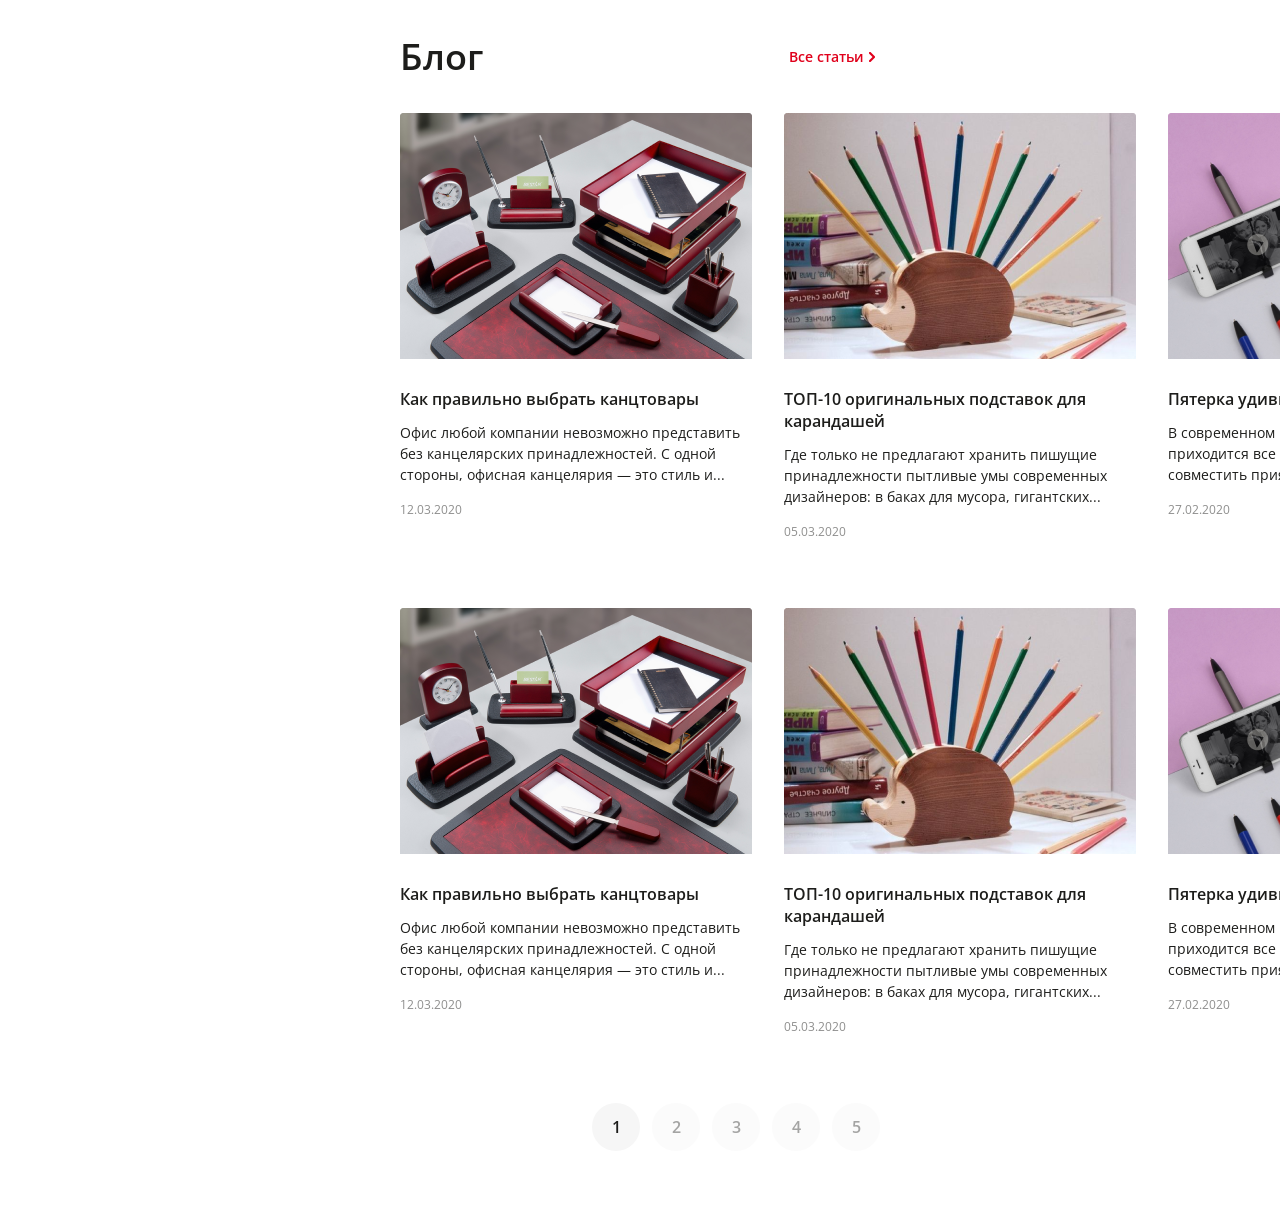
<file: index.html>
<!DOCTYPE html>
<html lang="en">
<head>
    <meta charset="UTF-8">
    <meta name="viewport" content="width=device-width, initial-scale=1.0">
    <title>My block</title>
    <link rel="stylesheet" href="./styles/index.css">
    <link rel="stylesheet" href="./styles/blog.css">
    <link rel="stylesheet" href="./styles/fonts.css">
</head>
<body>
    <div class="container">
        <section class="blog">
            <div class="blog__top">
                <h2 class="blog__title">Блог</h2>
                <a href="#" class="blog__all-link">
                    Все статьи
                    <img src="./images/right.png" alt="open all">
                </a>
            </div>
            <div class="blog__wrapper">
                <div class="blog__card">
                    <div class="blog__card-image">
                        <img src="./images/blog1.png" alt="blog-image">
                    </div>
                    <div class="blog__card-title">Как правильно выбрать канцтовары</div>
                    <p class="blog__card-text">Офис любой компании невозможно представить без канцелярских принадлежностей. С одной стороны, офисная канцелярия — это стиль и...</p>
                    <span class="blog__card-date">12.03.2020</span>
                </div> 
                <div class="blog__card">
                    <div class="blog__card-image">
                        <img src="./images/blog2.png" alt="blog-image">
                    </div>
                    <div class="blog__card-title">ТОП-10 оригинальных подставок для карандашей</div>
                    <p class="blog__card-text">Где только не предлагают хранить пишущие принадлежности пытливые умы современных дизайнеров: в баках для мусора, гигантских...</p>
                    <span class="blog__card-date">05.03.2020</span>
                </div> 
                <div class="blog__card">
                    <div class="blog__card-image">
                        <img src="./images/blog3.png" alt="blog-image">
                    </div>
                    <div class="blog__card-title">Пятерка удивительных ручек-гаджетов</div>
                    <p class="blog__card-text">В современном мире писать «от руки» человеку приходится все реже. Но приходится. Предлагаю совместить приятное с полезным! Хорошую...</p>
                    <span class="blog__card-date">27.02.2020</span>
                </div> 
                <div class="blog__card">
                    <div class="blog__card-image">
                        <img src="./images/blog1.png" alt="blog-image">
                    </div>
                    <div class="blog__card-title">Как правильно выбрать канцтовары</div>
                    <p class="blog__card-text">Офис любой компании невозможно представить без канцелярских принадлежностей. С одной стороны, офисная канцелярия — это стиль и...</p>
                    <span class="blog__card-date">12.03.2020</span>
                </div> 
                <div class="blog__card">
                    <div class="blog__card-image">
                        <img src="./images/blog2.png" alt="blog-image">
                    </div>
                    <div class="blog__card-title">ТОП-10 оригинальных подставок для карандашей</div>
                    <p class="blog__card-text">Где только не предлагают хранить пишущие принадлежности пытливые умы современных дизайнеров: в баках для мусора, гигантских...</p>
                    <span class="blog__card-date">05.03.2020</span>
                </div> 
                <div class="blog__card">
                    <div class="blog__card-image">
                        <img src="./images/blog3.png" alt="blog-image">
                    </div>
                    <div class="blog__card-title">Пятерка удивительных ручек-гаджетов</div>
                    <p class="blog__card-text">В современном мире писать «от руки» человеку приходится все реже. Но приходится. Предлагаю совместить приятное с полезным! Хорошую...</p>
                    <span class="blog__card-date">27.02.2020</span>
                </div> 
            </div>
            <div class="blog-slider">
                <div class="blog-slider__point blog-slider__point--selected">1</div>
                <div class="blog-slider__point">2</div>
                <div class="blog-slider__point">3</div>
                <div class="blog-slider__point">4</div>
                <div class="blog-slider__point">5</div>
            </div>
        </section>
    </div>    
</body>
</html>
</file>
<file: styles/index.css>
*
{
    margin: 0;
    padding: 0;
    box-sizing: border-box;
    font-family: 'Open Sans';
}

.container
{
    max-width: 1920px;
    padding: 0 400px;
    margin: 0 auto;
}

a{text-decoration: none;}
</file>
<file: styles/blog.css>
.blog { margin: 32px 0 80px;}

.blog__top
{
    display: flex;
    justify-content: space-between;
    margin-bottom: 32px;
}

.blog__title
{
    font-weight: 600;
    font-size: 36px;
    color: #1d1d1b;
}

.blog__all-link
{
    display: flex;
    align-items: center;

    font-weight: 600;
    font-size: 14px;
    color: #e0001b;
}

.blog__wrapper{
    display: grid;
    grid-template-columns: repeat(3, 1fr);
    row-gap: 67px;
    column-gap: 32px;
    margin-bottom: 67px;
}

.blog__card-title
{
    margin: 24px 0 12px;

    font-weight: 600;
    font-size: 16px;
    color: #1d1d1b;
}

.blog__card-text
{
    margin-bottom: 12px;

    font-weight: 400;
    font-size: 14px;
    line-height: 150%;
    color: #1d1d1b;
}

.blog__card-date
{
    font-weight: 400;
    font-size: 12px;
    color: #1d1d1b;
    opacity: 0.5;
}


.blog-slider
{
    max-width: max-content;
    display: flex;
    gap: 12px;
    margin-left: auto;
}

.blog-slider__point
{
    background-color: #F6F6F6;
    height: 48px;
    width: 48px;
    padding: 16px;
    border-radius: 50%;

    text-align: center;
    font-weight: 600;
    font-size: 16px;
    line-height: 100%;
    color: #1d1d1b;
    opacity: 0.4;
}

.blog-slider__point--selected { opacity: 1;}
</file>
<file: styles/fonts.css>
@font-face {
    font-family: 'Open Sans';
    src: url( ../fonts/OpenSans/OpenSans-Regular.eot);
    src: url( ../fonts/OpenSans/OpenSans-Regular.eot?#iefix) format('embedded-opentype'),
         url( ../fonts/OpenSans/OpenSans-Regular.woff2) format('woff2'),
         url( ../fonts/OpenSans/OpenSans-Regular.woff) format('woff'),
         url( ../fonts/OpenSans/OpenSans-Regular.ttf) format('truetype');
    font-weight: normal;
    font-style: normal;
    font-display: swap;
}

@font-face {
    font-family: 'Open Sans';
    src: url( ../fonts/OpenSans/OpenSans-Bold.eot);
    src: url( ../fonts/OpenSans/OpenSans-Bold.eot?#iefix) format('embedded-opentype'),
         url( ../fonts/OpenSans/OpenSans-Bold.woff2) format('woff2'),
         url( ../fonts/OpenSans/OpenSans-Bold.woff) format('woff'),
         url( ../fonts/OpenSans/OpenSans-Bold.ttf) format('truetype');
    font-weight: bold;
    font-style: normal;
    font-display: swap;
}

@font-face {
    font-family: 'Open Sans';
    src: url( ../fonts/OpenSans/OpenSans-SemiBold.eot);
    src: url( ../fonts/OpenSans/OpenSans-SemiBold.eot?#iefix) format('embedded-opentype'),
         url( ../fonts/OpenSans/OpenSans-SemiBold.woff2) format('woff2'),
         url( ../fonts/OpenSans/OpenSans-SemiBold.woff) format('woff'),
         url( ../fonts/OpenSans/OpenSans-SemiBold.ttf) format('truetype');
    font-weight: 600;
    font-style: normal;
    font-display: swap;
}
</file>
